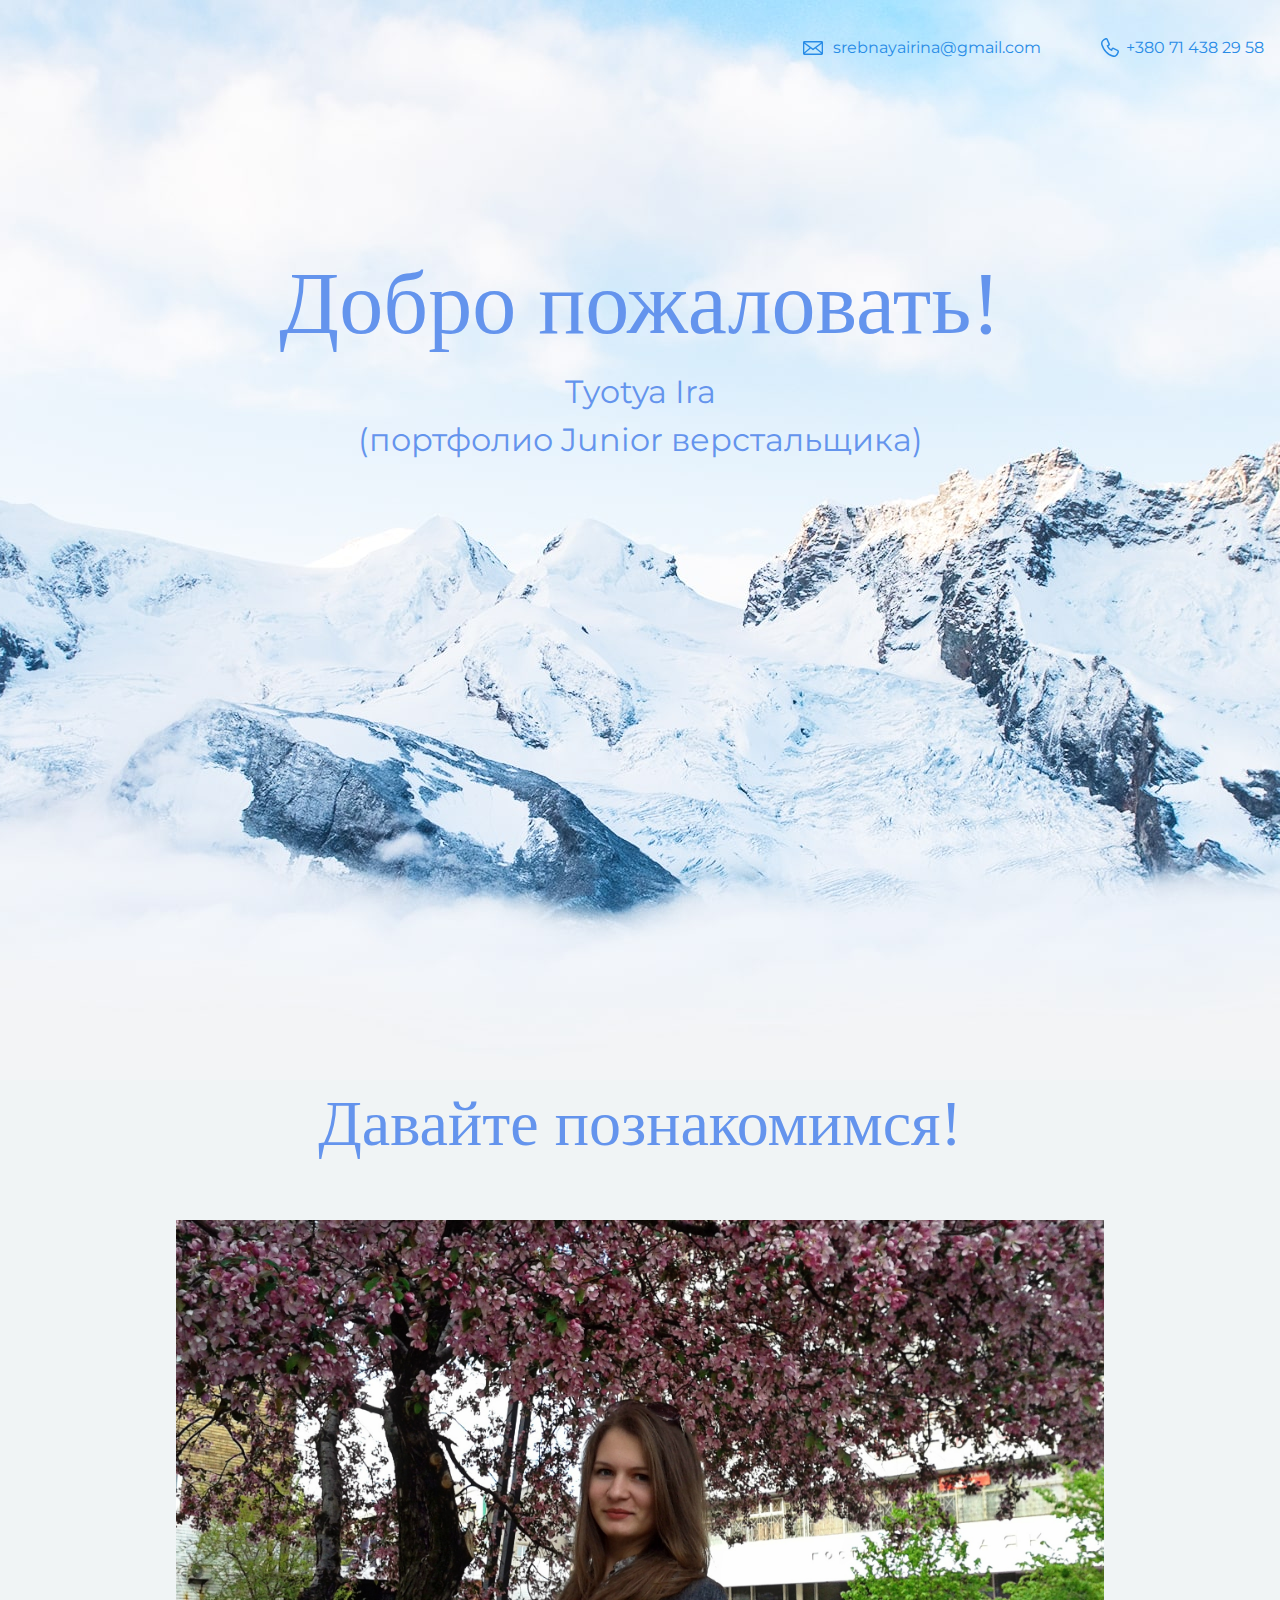
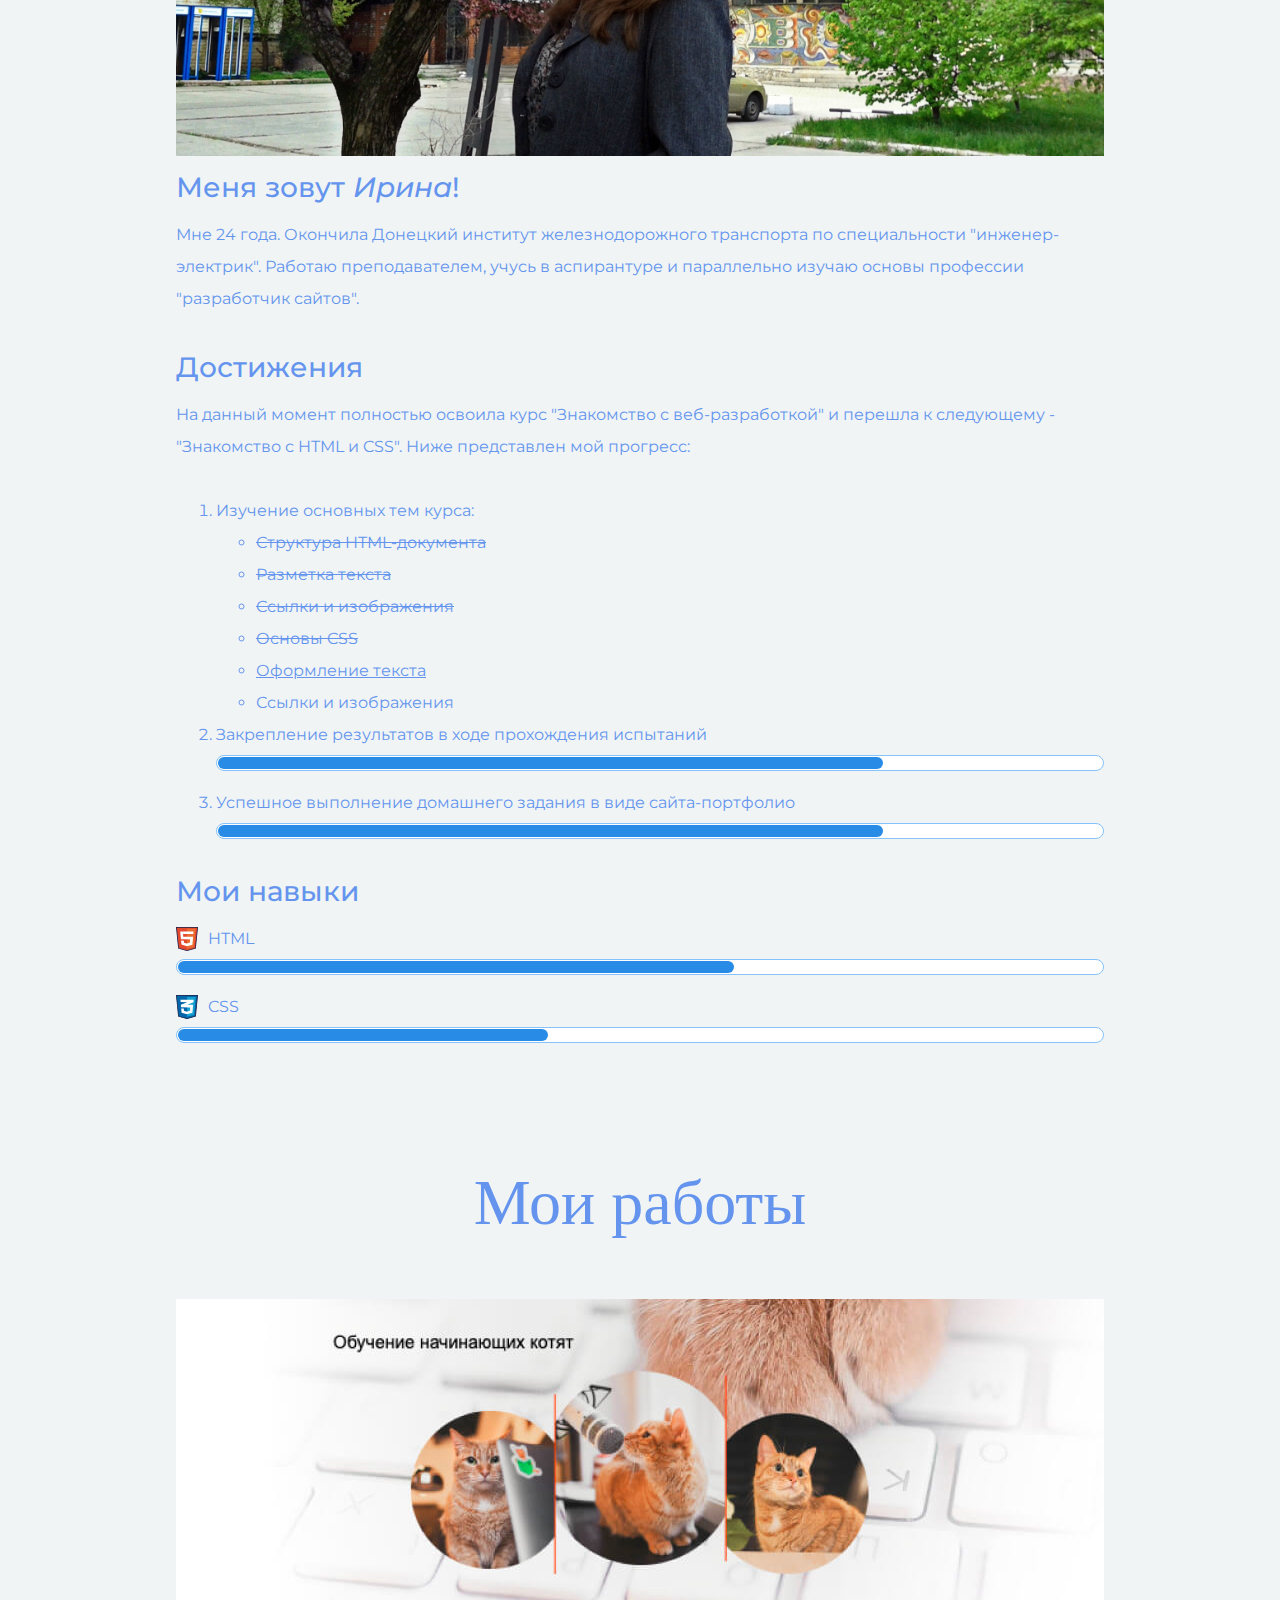
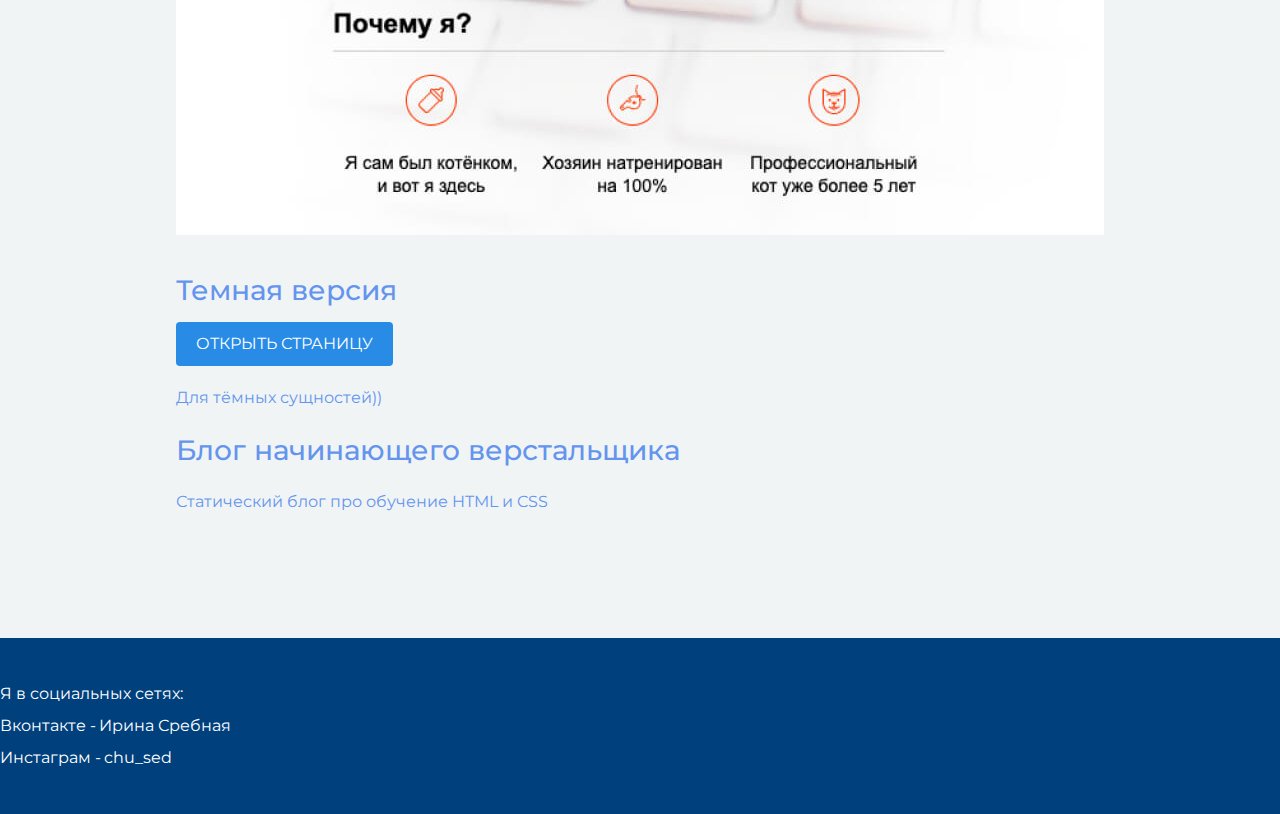
<file: index.html>
<!DOCTYPE html>
<html lang="ru">
  <head>
    <meta charset="UTF-8">
    <link rel="stylesheet" href="style.css">
    <title>Портфолио Junior верстальщика</title>
	<link href="https://fonts.googleapis.com/css?family=Montserrat:400,500,700|Old+Standard+TT&display=swap&subset=cyrillic" rel="stylesheet">
  </head>

  <body>
    <header class="page-header">
    <div class="container"> 
	<a class="header-email" href="mailto:srebnayairina@gmail.com">srebnayairina@gmail.com</a>
	<a class="header-phone" href="tel:+380714382958">+380 71 438 29 58</a>
	</div>
    </header>

    <section class="hero-image">
      <div class="container">
	  <h1 class="heading">Добро пожаловать!</h1>
      <p>Tyotya Ira</p> 
		<p>(портфолио Junior верстальщика)</p>
	  </div>
    </section>

    <section class="intro">
      <div class="container">
	  <h2 class="subheading">Давайте познакомимся!</h2>
	  <img src="files/user.jpg" width="928" height="536" alt="Фотография Tyotya Ira">
	  </figure>
      <h3>Меня зовут <em>Ирина</em>!</h3>
      <p>Мне 24 года. Окончила Донецкий институт железнодорожного транспорта по специальности "инженер-электрик". 
	  Работаю преподавателем, учусь в аспирантуре и параллельно изучаю основы профессии "разработчик сайтов".</p>
      <h3>Достижения</h3>
      <p>
		  На данный момент полностью освоила курс "Знакомство с веб-разработкой" и перешла к следующему - "Знакомство с HTML и CSS". Ниже представлен мой прогресс: 
		  <ol> 
		  <li>Изучение основных тем курса:
			<ul type=a>
			<li><del>Структура HTML-документа</del></li>
			<li><del>Разметка текста</del></li>
			<li><del>Ссылки и изображения </del></li>
			<li><del>Основы CSS</del></li>
			<li><ins>Оформление текста</ins></li>
			<li>Ссылки и изображения</li>
			</ul>
		  <li>Закрепление результатов в ходе прохождения испытаний 
		    <dd class="level"><div style="width: 75%;">75%</div></dd>
		  <li>Успешное выполнение домашнего задания в виде сайта-портфолио 
		    <dd class="level"><div style="width: 75%;">75%</div></dd>
		  </ol>
	  </p>
	<div class="skills">
  <h3>Мои навыки</h3>
  <dl class="skills-list">
    <dt class="skill-html">HTML</dt>
    <dd class="level"><div style="width: 60%;">60%</div></dd>
    <dt class="skill-css">CSS</dt>
    <dd class="level"><div style="width: 40%;">40%</div></dd>
  </dl>
</div>
    </section>

    <section class="portfolio">
	<div class="container">
      <h2 class="subheading">Мои работы</h2>
		<figure class="project-image">
		<img src="files/project.jpg" width="928" height="536" alt="Cайт инструктора Кекса">
		</figure>
      <h3>Темная версия</h3>
	  <a class="button" href="index_dark.html">Открыть страницу</a>
      <p>Для тёмных сущностей))</p>

      <h3>Блог начинающего верстальщика</h3>
      <p>Статический блог про обучение HTML и CSS</p>
    </div>
	</section>

    <footer class="page-footer">
      Я в социальных сетях:</br>
	  Вконтакте -<a href="https://vk.com/irina_srebnaya">Ирина Сребная</a></br>
	  Инстаграм -<a href="https://www.instagram.com/chu_sed">chu_sed</a></br>
    </footer>
  </body>
</html>
</file>
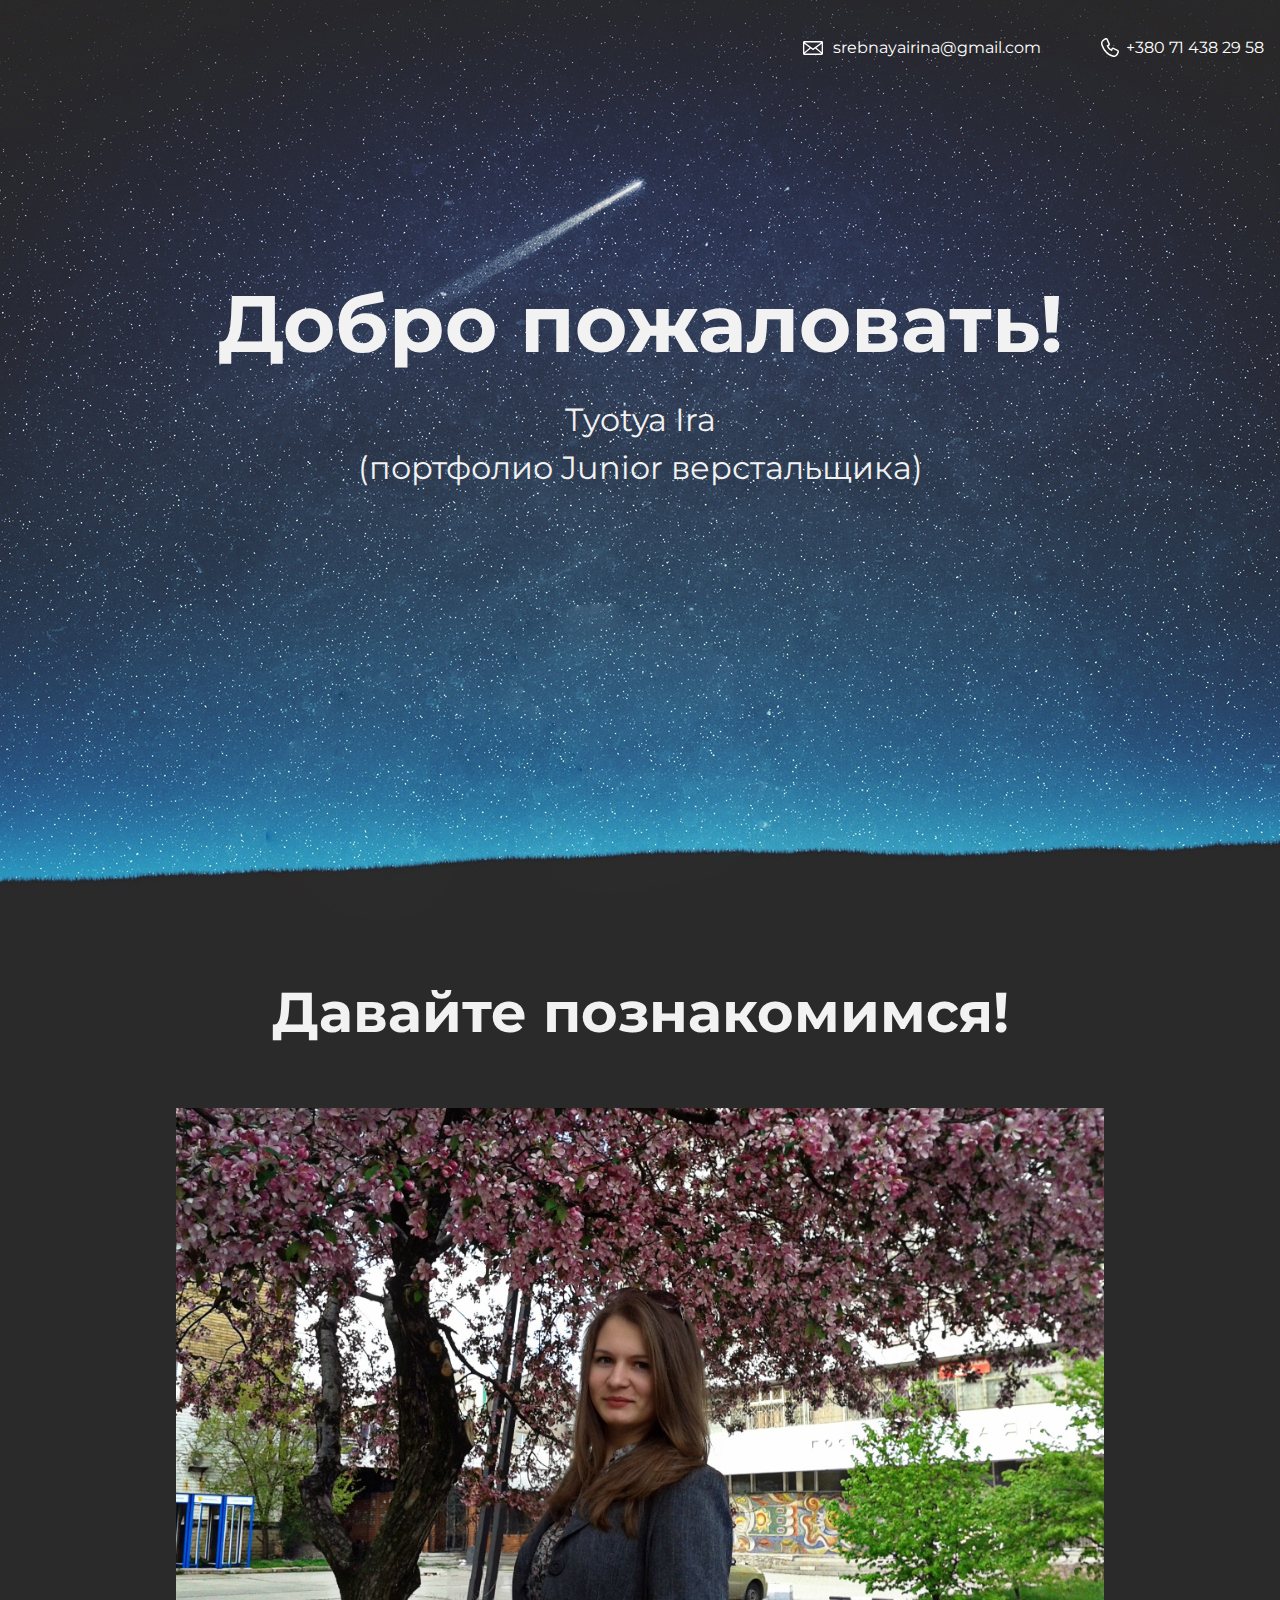
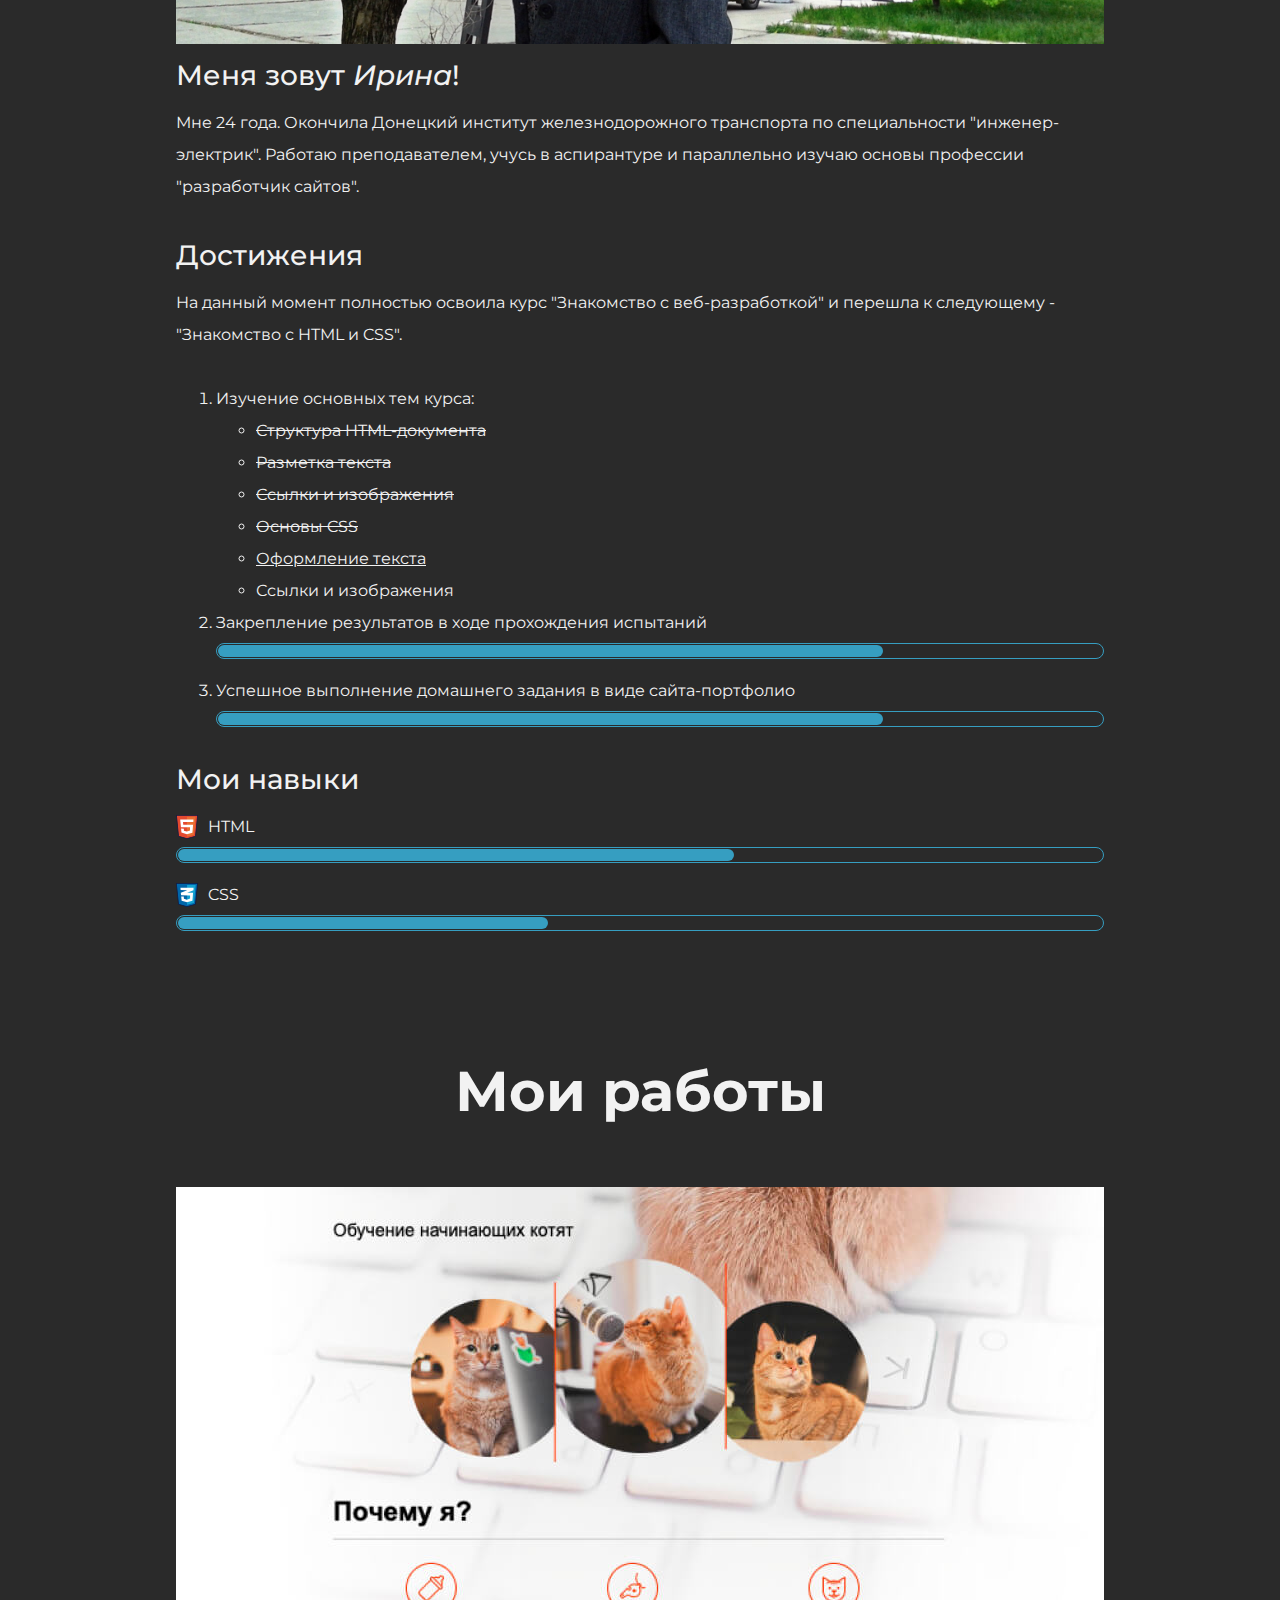
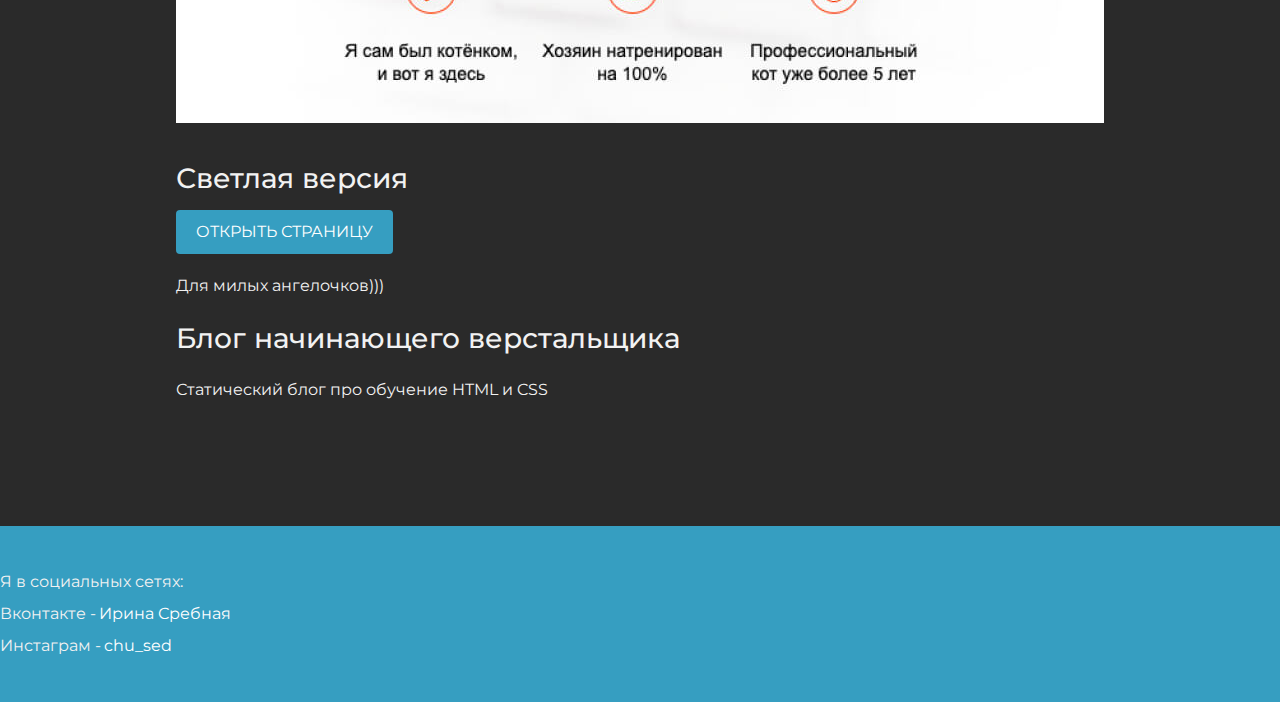
<file: index_dark.html>
<!DOCTYPE html>
<html lang="ru">
  <head>
    <meta charset="UTF-8">
    <link rel="stylesheet" href="style_dark.css">
    <title>Портфолио Junior верстальщика</title>
	<link href="https://fonts.googleapis.com/css?family=Montserrat:400,500,700|Old+Standard+TT&display=swap&subset=cyrillic" rel="stylesheet">
  </head>

  <body>
    <header class="page-header">
    <div class="container"> 
	<a class="header-email" href="mailto:srebnayairina@gmail.com">srebnayairina@gmail.com</a>
	<a class="header-phone" href="tel:+380714382958">+380 71 438 29 58</a>
	</div>
    </header>

    <section class="hero-image">
      <div class="container">
	  <h1 class="heading">Добро пожаловать!</h1>
      <p>Tyotya Ira</p> 
		<p>(портфолио Junior верстальщика)</p>
	  </div>
    </section>

    <section class="intro">
      <div class="container">
	  <h2 class="subheading">Давайте познакомимся!</h2>
	  <img src="files/user.jpg" width="928" height="536" alt="Фотография Tyotya Ira">
	  </figure>
      <h3>Меня зовут <em>Ирина</em>!</h3>
      <p>Мне 24 года. Окончила Донецкий институт железнодорожного транспорта по специальности "инженер-электрик". 
	  Работаю преподавателем, учусь в аспирантуре и параллельно изучаю основы профессии "разработчик сайтов".</p>
      <h3>Достижения</h3>
      <p>
		  На данный момент полностью освоила курс "Знакомство с веб-разработкой" и перешла к следующему - "Знакомство с HTML и CSS". 
		  <ol> 
		  <li>Изучение основных тем курса:
			<ul type=a>
			<li><del>Структура HTML-документа</del></li>
			<li><del>Разметка текста</del></li>
			<li><del>Ссылки и изображения </del></li>
			<li><del>Основы CSS</del></li>
			<li><ins>Оформление текста</ins></li>
			<li>Ссылки и изображения</li>
			</ul>
		  <li>Закрепление результатов в ходе прохождения испытаний
		  <dd class="level"><div style="width: 75%;">75%</div></dd>
		  <li>Успешное выполнение домашнего задания в виде сайта-портфолио 
		  <dd class="level"><div style="width: 75%;">75%</div></dd>
		  </ol>
	  </p>
	<div class="skills">
  <h3>Мои навыки</h3>
  <dl class="skills-list">
    <dt class="skill-html">HTML</dt>
    <dd class="level"><div style="width: 60%;">60%</div></dd>
    <dt class="skill-css">CSS</dt>
    <dd class="level"><div style="width: 40%;">40%</div></dd>
  </dl>
</div>
    </section>

    <section class="portfolio">
	<div class="container">
      <h2 class="subheading">Мои работы</h2>
		<figure class="project-image">
		<img src="files/project.jpg" width="928" height="536" alt="Cайт инструктора Кекса">
		</figure>
      <h3>Светлая версия</h3>
	  <a class="button" href="index.html">Открыть страницу</a>
      <p>Для милых ангелочков)))</p>

      <h3>Блог начинающего верстальщика</h3>
      <p>Статический блог про обучение HTML и CSS</p>
    </div>
	</section>

    <footer class="page-footer">
      Я в социальных сетях:</br>
	  Вконтакте -<a href="https://vk.com/irina_srebnaya">Ирина Сребная</a></br>
	  Инстаграм -<a href="https://www.instagram.com/chu_sed">chu_sed</a></br>
    </footer>
  </body>
</html>
</file>
<file: style.css>
body {
  margin: 0;
  min-width: 960px;
  font-family: "Montserrat", "Helvetica", "Arial", sans-serif;
  font-size: 16px;
  line-height: 32px;
  color: #6494ed;
  background-color: #f0f4f5;
  background-image: url("img/hero-bg.jpg");
  background-repeat: no-repeat;
  background-position: top center;
}

.container {
  max-width: 928px;
  margin: 0 auto;
  padding: 0 16px;
}

.page-header {
  margin: 0 0 160px;
  padding: 32px 0 32px;
}

.page-header .container,
.page-footer .container {
  max-width: 1408px;
  text-align: right;
}

.page-header a {
  margin-left: 56px;
  color: #288be6;
  text-decoration: none;
  background-repeat: no-repeat;
  background-position: left;
}

.header-email {
  padding-left: 30px;
  background-image: url("img/icon-email-header.svg");
}

.header-phone {
  padding-left: 25px;
  background-image: url("img/icon-phone-header.svg");
}

.hero-image {
  margin-bottom: 620px;
}

.hero-image .container {
  max-width: 1408px;
  text-align: center;
}

.heading {
  margin: 0 0 16px;
  font-family: "Old Standard TT", "Times", "Times New Roman", serif;
  font-size: 88px;
  line-height: 96px;
  font-weight: 400;
}

.hero-image p {
  margin: 0;
  font-size: 32px;
  line-height: 48px;
}

.intro {
  margin: 0 0 120px;
}

.subheading {
  margin: 0 0 56px;
  font-family: "Old Standard TT", "Times", "Times New Roman", serif;
  font-size: 64px;
  line-height: 80px;
  font-weight: 400;
  text-align: center;
}

.user-image {
  margin: 0 0 32px;
  text-align: center;
}

.intro h3,
.portfolio h3 {
  margin: 0 0 12px;
  font-size: 28px;
  line-height: 40px;
  font-weight: 500;
}

.intro p {
  margin: 0 0 32px;
}

.skills-list {
  margin: 0;
  padding: 0;
}

.skills-list dt {
  padding-left: 32px;
  background-repeat: no-repeat;
  background-position: left;
}

.skill-html {
  background-image: url("img/icon-html.svg");
}

.skill-css {
  background-image: url("img/icon-css.svg");
}

.level {
  margin: 4px 0 16px;
  padding: 0;
  height: 14px;
  font-size: 0;
  background-color: #ffffff;
  border: 1px solid #86c3fa;
  border-radius: 8px;
}

.level div {
  margin: 1px;
  height: 12px;
  background-color: #288be6;
  border-radius: 6px;
}

.portfolio {
  margin: 0 0 120px;
}

.projects {
  margin: 0;
  padding: 0;
  list-style: none;
}

.projects li {
  margin: 0 0 80px;
}

.project-image {
  margin: 0 0 24px;
  text-align: center;
}

.projects p {
  margin: 0 0 24px;
}

.button {
  padding: 6px 20px;
  display: inline-block;
  vertical-align: baseline;
  text-decoration: none;
  text-transform: uppercase;
  border-radius: 4px;
  background-color: #288be6;
  color: #ffffff;
}

.page-footer {
  padding: 40px 0;
  background-color: #00417d;
  color: #ffffff;
}

.page-footer a {
  margin-left: 3px;
  color: inherit;
  text-decoration: none;
  background-repeat: no-repeat;
  background-position: left;
}

.footer-email {
  padding-left: 30px;
  background-image: url("img/icon-email-footer.svg");
}

.footer-phone {
  padding-left: 25px;
  background-image: url("img/icon-phone-footer.svg");
}
</file>
<file: style_dark.css>
body {
  margin: 0;
  min-width: 960px;
  font-family: "Montserrat", "Helvetica", "Arial", sans-serif;
  font-size: 16px;
  line-height: 32px;
  color: #f2f2f2;
  background-color: #2a2a2a;
  background-image: url("img_dark/hero-bg.jpg");
  background-repeat: no-repeat;
  background-position: top center;
}

.container {
  max-width: 928px;
  margin: 0 auto;
  padding: 0 16px;
}

.page-header {
  margin: 0 0 180px;
  padding: 32px 0 32px;
}

.page-header .container,
.page-footer .container {
  max-width: 1408px;
  text-align: right;
}

.page-header a {
  margin-left: 56px;
  color: #fff;
  text-decoration: none;
  background-repeat: no-repeat;
  background-position: left;
}

.header-email {
  padding-left: 30px;
  background-image: url("img/icon-email-footer.svg");
}

.header-phone {
  padding-left: 25px;
  background-image: url("img/icon-phone-footer.svg");
}

.hero-image {
  margin-bottom: 480px;
}

.hero-image .container {
  max-width: 1408px;
  text-align: center;
}

.heading {
  margin: 0 0 24px;
  font-size: 80px;
  line-height: 96px;
}

.hero-image p {
  margin: 0;
  font-size: 32px;
  line-height: 48px;
}

.intro {
  margin: 0 0 120px;
}

.subheading {
  margin: 0 0 56px;
  font-size: 56px;
  line-height: 80px;
  text-align: center;
}

.user-image {
  margin: 0 0 32px;
  text-align: center;
}

.intro h3,
.portfolio h3 {
  margin: 0 0 12px;
  font-size: 28px;
  line-height: 40px;
  font-weight: 500;
}

.intro p {
  margin: 0 0 32px;
}

.skills-list {
  margin: 0;
  padding: 0;
}

.skills-list dt {
  padding-left: 32px;
  background-repeat: no-repeat;
  background-position: left;
}

.skill-html {
  background-image: url("img_dark/icon-html.svg");
}

.skill-css {
  background-image: url("img_dark/icon-css.svg");
}

.level {
  margin: 4px 0 16px;
  padding: 0;
  height: 14px;
  font-size: 0;
  background-color: #2a2a2a;
  border: 1px solid #369ec1;
  border-radius: 8px;
}

.level div {
  margin: 1px;
  height: 12px;
  background-color: #369ec1;
  border-radius: 6px;
}

.portfolio {
  margin: 0 0 120px;
}

.projects {
  margin: 0;
  padding: 0;
  list-style: none;
}

.projects li {
  margin: 0 0 80px;
}

.project-image {
  margin: 0 0 24px;
  text-align: center;
}

.projects p {
  margin: 0 0 24px;
}

.button {
  padding: 6px 20px;
  display: inline-block;
  vertical-align: baseline;
  text-decoration: none;
  text-transform: uppercase;
  border-radius: 4px;
  background-color: #369ec1;
  color: #ffffff;
}

.page-footer {
  padding: 40px 0;
  background-color: #369ec1;
}

.page-footer a {
  margin-left: 3px;
  color: #fff;
  text-decoration: none;
  background-repeat: no-repeat;
  background-position: left;
}

.footer-email {
  padding-left: 30px;
  background-image: url("img_dark/icon-email.svg");
}

.footer-phone {
  padding-left: 25px;
  background-image: url("img_dark/icon-phone.svg");
}
</file>
